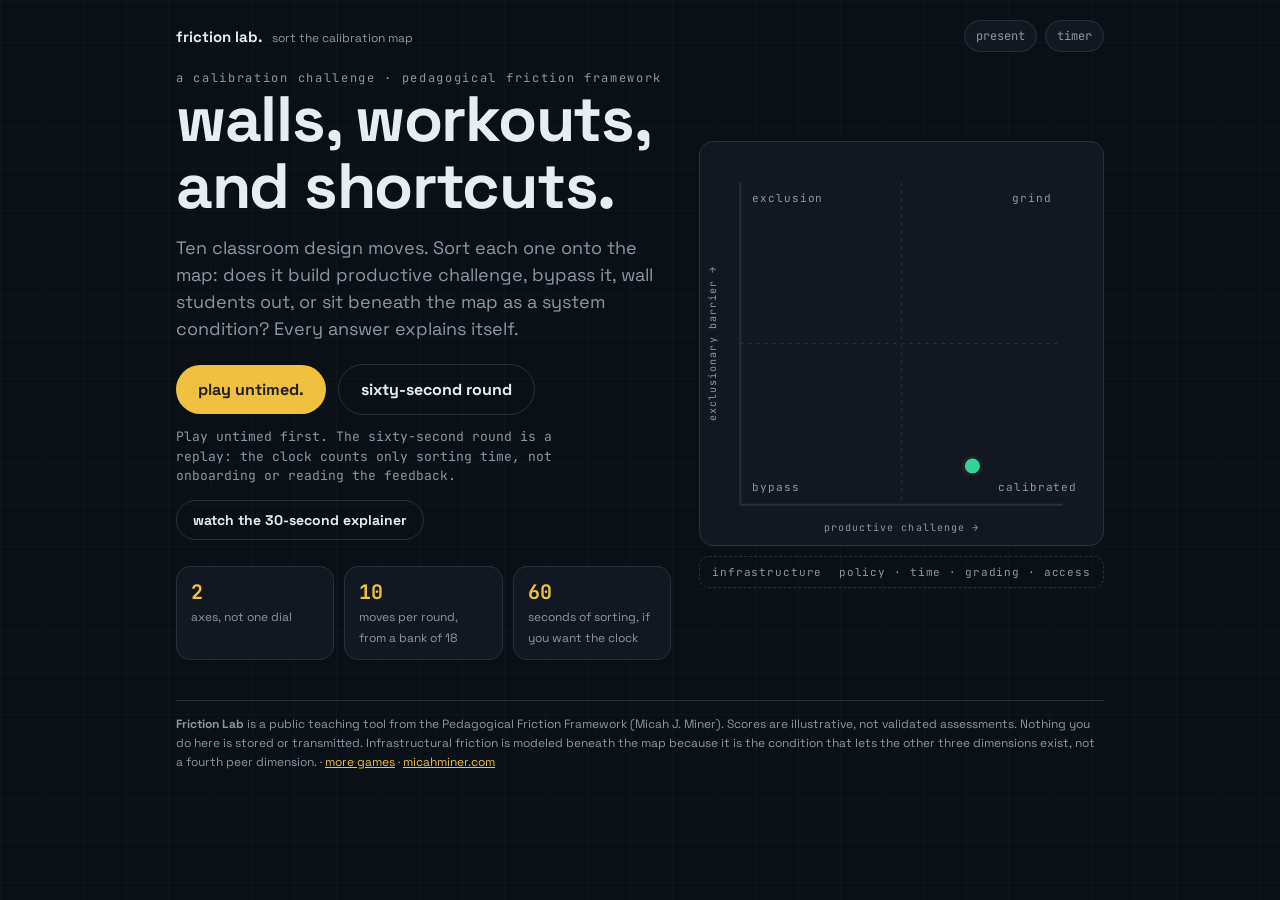
<file: index.html>
<!DOCTYPE html>
<html lang="en">
<head>
<meta charset="UTF-8">
<meta name="viewport" content="width=device-width, initial-scale=1.0">
<title>Friction Lab · sort the map.</title>
<meta name="description" content="Sort ten classroom design moves onto the calibration map. Productive challenge and exclusionary barriers are different axes, not one dial. Play untimed first; the sixty-second round is the replay.">
<link rel="preconnect" href="https://fonts.googleapis.com">
<link rel="stylesheet" href="https://fonts.googleapis.com/css2?family=Space+Grotesk:wght@400;500;700&family=JetBrains+Mono:wght@400;600&display=swap">
<link rel="stylesheet" href="https://minerclass.github.io/tokens.css">
<style>
  :root{
    --bg:#0b1016; --panel:#111821; --panel2:#17202b; --line:#27313d;
    --text:var(--mjm-ink,#e6edf3); --dim:var(--mjm-muted,#8b98a5);
    --gold:var(--mjm-gold,#f0c040);
    --good:#34d399; --bad:#f87171; --warn:#fbbf24;
    --noetic:#38bdf8; --rhet:#a78bfa; --exis:#34d399; --infra:#f59e0b;
    --cal:#34d399; --byp:#60a5fa; --exc:#f87171; --inf:#f59e0b;
    --sans:'Space Grotesk',-apple-system,'Segoe UI',Roboto,sans-serif;
    --mono:'JetBrains Mono',ui-monospace,Menlo,monospace;
    --r:14px;
  }
  *{box-sizing:border-box;margin:0;padding:0}
  html,body{height:100%}
  body{
    background-color:var(--bg);
    background-image:linear-gradient(rgba(56,189,248,.035) 1px,transparent 1px),linear-gradient(90deg,rgba(56,189,248,.035) 1px,transparent 1px);
    background-size:42px 42px;
    color:var(--text); font-family:var(--sans); -webkit-font-smoothing:antialiased;
    overflow-x:hidden; min-height:100vh;
  }
  button{font:inherit;color:inherit;cursor:pointer;border:0;background:none}
  a{color:var(--gold)}
  :focus-visible{outline:2px solid var(--gold);outline-offset:2px}
  .mono{font-family:var(--mono)}
  .kicker{font-family:var(--mono);font-size:12px;letter-spacing:.14em;text-transform:lowercase;color:var(--dim)}
  h1,h2,h3{font-weight:700;letter-spacing:-.02em;line-height:1.05}
  h1{font-size:clamp(34px,7vw,64px)} h2{font-size:clamp(24px,4.5vw,36px)} h3{font-size:18px}
  .wrap{max-width:960px;margin:0 auto;padding:20px 16px 72px}
  .screen{display:none} .screen.active{display:block;animation:up .4s ease}
  @keyframes up{from{opacity:0;transform:translateY(10px)}to{opacity:1;transform:none}}
  @media (prefers-reduced-motion:reduce){*{animation-duration:.01ms!important;transition-duration:.01ms!important}}
  .sr{position:absolute;width:1px;height:1px;overflow:hidden;clip:rect(0 0 0 0);white-space:nowrap}

  /* top bar */
  .bar{display:flex;align-items:center;justify-content:space-between;gap:12px;margin-bottom:18px;flex-wrap:wrap}
  .brand{display:flex;align-items:baseline;gap:10px}
  .brand b{font-size:15px} .brand span{color:var(--dim);font-size:12px}
  .bar .tools{display:flex;gap:8px}
  .chip{font-family:var(--mono);font-size:12px;padding:7px 11px;border:1px solid var(--line);border-radius:999px;color:var(--dim);background:var(--panel)}
  .chip[aria-pressed="true"]{color:var(--gold);border-color:var(--gold)}

  /* buttons */
  .btn{display:inline-flex;align-items:center;gap:10px;padding:14px 22px;border-radius:999px;font-weight:700;font-size:16px;background:var(--gold);color:#201f24;transition:transform .12s,filter .12s;text-decoration:none}
  .btn:hover{transform:translateY(-1px);filter:brightness(1.05)} .btn:active{transform:translateY(0)}
  .btn.ghost{background:transparent;color:var(--text);border:1px solid var(--line)}
  .btn.sm{padding:10px 16px;font-size:14px}
  .row{display:flex;flex-wrap:wrap;gap:12px;align-items:center}

  /* landing */
  .hero{display:grid;grid-template-columns:1.1fr .9fr;gap:28px;align-items:center}
  @media (max-width:760px){.hero{grid-template-columns:1fr}}
  .hero p.lead{font-size:18px;color:var(--dim);margin:14px 0 22px;max-width:46ch;line-height:1.5}
  .hero p.note{font-size:13px;color:var(--dim);margin-top:12px;max-width:52ch;line-height:1.5;font-family:var(--mono)}
  .facts{display:grid;grid-template-columns:repeat(3,1fr);gap:10px;margin-top:26px}
  .fact{background:var(--panel);border:1px solid var(--line);border-radius:var(--r);padding:12px 14px}
  .fact b{display:block;font-family:var(--mono);font-size:20px;color:var(--gold)} .fact span{font-size:12px;color:var(--dim)}

  /* map */
  .map{position:relative;aspect-ratio:1/1;width:100%;max-width:520px;margin:0 auto;background:var(--panel);border:1px solid var(--line);border-radius:var(--r);overflow:hidden}
  .map svg{width:100%;height:100%;display:block}
  .map .q{font-family:var(--mono);font-size:11px;letter-spacing:.08em;fill:var(--dim)}
  .map .ax{font-family:var(--mono);font-size:10px;letter-spacing:.1em;fill:var(--dim)}
  .map .dot{transition:cx .7s cubic-bezier(.2,.8,.2,1),cy .7s cubic-bezier(.2,.8,.2,1),fill .4s}
  .map .trail{opacity:.35}
  .map .zone{fill:transparent;transition:fill .3s}
  .map .zone.lit-cal{fill:rgba(52,211,153,.16)} .map .zone.lit-byp{fill:rgba(96,165,250,.16)}
  .map .zone.lit-exc{fill:rgba(248,113,113,.16)} .map .zone.lit-grind{fill:rgba(251,191,36,.14)}
  .rail{margin:10px auto 0;max-width:520px;border:1px dashed var(--line);border-radius:10px;padding:8px 12px;font-family:var(--mono);font-size:11px;letter-spacing:.08em;color:var(--dim);display:flex;justify-content:space-between;gap:8px 16px;flex-wrap:wrap;transition:border-color .3s,color .3s}
  .rail.lit{border-color:var(--inf);color:var(--inf)}
  @media (max-width:480px){.rail{flex-direction:column;gap:4px}}

  /* play */
  .play{display:grid;grid-template-columns:1fr 1fr;gap:22px;align-items:start}
  @media (max-width:860px){.play{grid-template-columns:1fr}.play .mapcol{order:2}}
  .hud{display:flex;justify-content:space-between;align-items:center;margin-bottom:12px;font-family:var(--mono);font-size:13px;color:var(--dim)}
  .timer{position:relative;height:6px;background:var(--line);border-radius:3px;overflow:hidden;margin-bottom:16px}
  .timer i{position:absolute;inset:0;transform-origin:left;background:var(--gold);transition:transform .25s linear}
  .timer.low i{background:var(--bad)}
  .card{background:var(--panel);border:1px solid var(--line);border-radius:var(--r);padding:20px;min-height:150px;position:relative}
  .card .kicker{margin-bottom:8px}
  .card h3{font-size:clamp(18px,3vw,24px);line-height:1.2}
  .card h3:focus{outline:none}
  .card p{color:var(--dim);margin-top:8px;font-size:15px;line-height:1.45}
  .answers{display:grid;grid-template-columns:1fr 1fr;gap:10px;margin-top:14px}
  .ans{text-align:left;padding:14px;border-radius:12px;border:1px solid var(--line);background:var(--panel2);transition:transform .1s,border-color .15s}
  .ans:hover{transform:translateY(-1px)}
  .ans b{display:block;font-size:16px} .ans span{display:block;font-size:12px;color:var(--dim);margin-top:3px}
  .ans[data-a="cal"]{border-left:4px solid var(--cal)} .ans[data-a="byp"]{border-left:4px solid var(--byp)}
  .ans[data-a="exc"]{border-left:4px solid var(--exc)} .ans[data-a="inf"]{border-left:4px solid var(--inf)}
  .ans[disabled]{opacity:.45;cursor:default}
  .ans.right{border-color:var(--good);box-shadow:0 0 0 1px var(--good) inset} .ans.wrong{border-color:var(--bad)}
  .keyhint{margin-top:8px;font-family:var(--mono);font-size:11px;color:var(--dim);letter-spacing:.04em}

  .verdict{margin-top:14px;background:var(--panel);border:1px solid var(--line);border-radius:var(--r);padding:16px 18px;display:none}
  .verdict.show{display:block;animation:up .3s ease}
  .verdict .head{display:flex;align-items:center;gap:10px;margin-bottom:8px;font-family:var(--mono);font-size:13px;letter-spacing:.06em;flex-wrap:wrap}
  .verdict .head .ok{color:var(--good)} .verdict .head .no{color:var(--bad)}
  .vtag{padding:3px 8px;border-radius:999px;font-size:11px;border:1px solid currentColor}
  .vtag.cal{color:var(--cal)} .vtag.byp{color:var(--byp)} .vtag.exc{color:var(--exc)} .vtag.inf{color:var(--inf)}
  .verdict p{line-height:1.5;font-size:15px} .verdict p.fix{color:var(--dim);margin-top:8px;font-size:14px}
  .verdict p.fix b{color:var(--text)}
  .verdict .next{margin-top:14px}

  /* results */
  .score{display:grid;grid-template-columns:repeat(3,1fr);gap:10px;margin:18px 0 8px}
  @media (max-width:560px){.score{grid-template-columns:1fr 1fr}}
  .illus{font-family:var(--mono);font-size:12px;color:var(--dim);margin-bottom:14px}
  .pattern{background:var(--panel);border:1px solid var(--line);border-radius:var(--r);padding:18px 20px;margin-top:14px}
  .pattern h3{margin-bottom:6px} .pattern p{color:var(--dim);line-height:1.5;font-size:15px}
  .pattern p b{color:var(--text)}
  .pattern.hot{border-color:var(--gold)}
  .list{margin-top:18px;display:grid;gap:8px}
  .item{display:grid;grid-template-columns:22px 1fr auto;gap:10px;align-items:start;padding:10px 12px;background:var(--panel);border:1px solid var(--line);border-radius:10px;font-size:14px}
  .item .m{font-family:var(--mono)} .item .ok{color:var(--good)} .item .no{color:var(--bad)}
  .item small{color:var(--dim);font-family:var(--mono);font-size:11px}
  @media (max-width:560px){.item{grid-template-columns:22px 1fr}.item>small:last-child{grid-column:2}}
  details.reflect{margin-top:18px;background:var(--panel);border:1px solid var(--line);border-radius:var(--r);padding:14px 18px}
  details.reflect summary{cursor:pointer;font-weight:700;list-style:none;display:flex;justify-content:space-between;align-items:center}
  details.reflect summary::-webkit-details-marker{display:none}
  details.reflect summary::after{content:'+';font-family:var(--mono);color:var(--dim)} details.reflect[open] summary::after{content:'–'}
  details.reflect p{color:var(--dim);line-height:1.5;font-size:15px;margin-top:10px}
  details.reflect textarea{width:100%;min-height:120px;margin-top:10px;background:var(--panel2);border:1px solid var(--line);border-radius:10px;color:var(--text);font:inherit;font-size:15px;padding:12px;resize:vertical}
  details.reflect .row{margin-top:10px}
  details.reflect small{color:var(--dim);font-family:var(--mono);font-size:11px}

  /* tutorial dialog */
  .tut{position:fixed;inset:0;background:rgba(5,8,12,.82);backdrop-filter:blur(6px);display:none;align-items:center;justify-content:center;padding:18px;z-index:9}
  .tut.show{display:flex}
  .tut .box{max-width:560px;width:100%;background:var(--panel);border:1px solid var(--line);border-radius:18px;padding:22px}
  .tut .box h2{margin-bottom:8px} .tut .box h2:focus{outline:none}
  .tut .box p{color:var(--dim);line-height:1.5;font-size:16px;min-height:72px}
  .tut .steps{display:flex;gap:6px;margin:14px 0}
  .tut .steps i{flex:1;height:4px;border-radius:2px;background:var(--line)} .tut .steps i.on{background:var(--gold)}

  footer{margin-top:40px;color:var(--dim);font-size:12px;line-height:1.6;border-top:1px solid var(--line);padding-top:14px}

  /* presenter mode */
  body.present{font-size:118%}
  body.present .wrap{max-width:1200px}
  body.present .card h3{font-size:30px} body.present .card p{font-size:18px}
  body.present .ans b{font-size:20px} body.present .ans span{font-size:14px}
  body.present .verdict p{font-size:19px} body.present .pattern p{font-size:18px} body.present .pattern h3{font-size:22px}
  body.present .item{font-size:16px} body.present footer{display:none}
</style>
</head>
<body>
<div class="wrap" id="wrap">
  <div class="bar">
    <div class="brand"><b>friction lab.</b><span>sort the calibration map</span></div>
    <div class="tools">
      <button class="chip" id="presentBtn" aria-pressed="false" title="Larger type for a projected room">present</button>
      <button class="chip" id="timerBtn" aria-pressed="false" title="Sixty-second sorting clock on or off">timer</button>
    </div>
  </div>

  <!-- LANDING -->
  <section class="screen active" id="s-home">
    <div class="hero">
      <div>
        <div class="kicker">a calibration challenge · pedagogical friction framework</div>
        <h1>walls, workouts, and shortcuts.</h1>
        <p class="lead">Ten classroom design moves. Sort each one onto the map: does it build productive challenge, bypass it, wall students out, or sit beneath the map as a system condition? Every answer explains itself.</p>
        <div class="row">
          <button class="btn" id="startBtn">play untimed.</button>
          <button class="btn ghost" id="startTimedBtn">sixty-second round</button>
        </div>
        <p class="note">Play untimed first. The sixty-second round is a replay: the clock counts only sorting time, not onboarding or reading the feedback.</p>
        <div class="row" style="margin-top:14px"><a class="btn ghost sm" href="shorts/calibration.html">watch the 30-second explainer</a></div>
        <div class="facts">
          <div class="fact"><b>2</b><span>axes, not one dial</span></div>
          <div class="fact"><b>10</b><span>moves per round, from a bank of 18</span></div>
          <div class="fact"><b>60</b><span>seconds of sorting, if you want the clock</span></div>
        </div>
      </div>
      <div>
        <div class="map" id="homeMap"></div>
        <div class="rail"><span>infrastructure</span><span>policy · time · grading · access</span></div>
      </div>
    </div>
  </section>

  <!-- PLAY -->
  <section class="screen" id="s-play">
    <div class="hud"><span id="hudCount">1 / 10</span><span id="hudClock">no clock</span><span id="hudStreak">streak 0</span></div>
    <div class="timer" id="timerBar" aria-hidden="true"><i></i></div>
    <div class="play">
      <div>
        <div class="card" id="card">
          <div class="kicker" id="cardDim">design move</div>
          <h3 id="cardTitle" tabindex="-1"></h3>
          <p id="cardDetail"></p>
        </div>
        <div class="answers" id="answers" role="group" aria-label="Sort this move">
          <button class="ans" data-a="cal"><b>calibrated.</b><span>high challenge, low barrier</span></button>
          <button class="ans" data-a="byp"><b>bypass.</b><span>polished output, learning happened elsewhere</span></button>
          <button class="ans" data-a="exc"><b>exclusion / grind.</b><span>the barrier does the filtering</span></button>
          <button class="ans" data-a="inf"><b>infrastructure.</b><span>beneath the map: policy, time, grading</span></button>
        </div>
        <div class="keyhint">Keys 1–4 to answer; Enter to continue.</div>
        <div class="verdict" id="verdict">
          <div class="head"><span id="vOK"></span><span class="vtag" id="vTag"></span><span class="mono" id="vDim" style="color:var(--dim)"></span></div>
          <p id="vWhy"></p>
          <p class="fix" id="vFix"></p>
          <div class="next"><button class="btn sm" id="nextBtn">next move →</button></div>
        </div>
      </div>
      <div class="mapcol">
        <div class="map" id="playMap"></div>
        <div class="rail" id="playRail"><span>infrastructure</span><span>policy · time · grading · access</span></div>
      </div>
    </div>
  </section>

  <!-- RESULTS -->
  <section class="screen" id="s-end">
    <div class="kicker">round complete</div>
    <h2 id="endHead" tabindex="-1">calibrated reader.</h2>
    <div class="score">
      <div class="fact"><b id="scAcc">0/10</b><span>matched the stated criteria</span></div>
      <div class="fact"><b id="scStreak">0</b><span>best streak</span></div>
      <div class="fact"><b id="scTime">—</b><span>sorting time used</span></div>
    </div>
    <p class="illus">illustrative only · this is a sorting exercise against the framework's stated criteria, not a validated assessment of you or your teaching.</p>
    <div id="patterns"></div>
    <details class="reflect" id="reflect">
      <summary>optional: take one move into redesign</summary>
      <p>Choose one move from this round. What thinking must remain with the learner, what barrier should be removed, and what system condition would make that design possible?</p>
      <textarea id="reflectText" aria-label="Your redesign notes" placeholder="Write here. Nothing you type is stored or sent anywhere."></textarea>
      <div class="row"><button class="btn ghost sm" id="reflectCopy">copy my notes</button><small>a local drafting aid: not scored, not saved, not transmitted.</small></div>
    </details>
    <div class="row" style="margin-top:20px">
      <button class="btn" id="againBtn">play again (new cards).</button>
      <button class="btn ghost" id="copyBtn">copy my result</button>
      <a class="btn ghost" href="classic/">go deeper: the 5-minute design version</a>
    </div>
    <div class="list" id="review"></div>
  </section>

  <footer>
    <b>Friction Lab</b> is a public teaching tool from the Pedagogical Friction Framework (Micah J. Miner). Scores are illustrative, not validated assessments. Nothing you do here is stored or transmitted. Infrastructural friction is modeled beneath the map because it is the condition that lets the other three dimensions exist, not a fourth peer dimension. · <a href="https://minerclass.github.io/games-hub/">more games</a> · <a href="https://micahminer.com">micahminer.com</a>
  </footer>
</div>

<div class="sr" id="live" aria-live="polite" aria-atomic="true"></div>

<!-- TUTORIAL -->
<div class="tut" id="tut" role="dialog" aria-modal="true" aria-labelledby="tutH" aria-describedby="tutP">
  <div class="box">
    <div class="kicker" id="tutK">how to read the map · 1 of 3</div>
    <h2 id="tutH" tabindex="-1"></h2>
    <p id="tutP"></p>
    <div class="steps"><i class="on"></i><i></i><i></i></div>
    <div class="row"><button class="btn sm" id="tutNext">next</button><button class="btn ghost sm" id="tutSkip">skip, I know the map</button></div>
  </div>
</div>

<script src="scenarios.js"></script>
<script>
(function(){
  const $=id=>document.getElementById(id);
  const S=window.FL_SCENARIOS;
  const LABEL={cal:'calibrated',byp:'bypass',exc:'exclusion',inf:'infrastructure'};
  const DIMN={noetic:'noetic · the head',rhetorical:'rhetorical · the room',existential:'existential · the world',infra:'infrastructural · the system'};
  const DIMC={noetic:'var(--noetic)',rhetorical:'var(--rhet)',existential:'var(--exis)',infra:'var(--infra)'};
  const ROUND=10, LIMIT=60;
  const reduced=window.matchMedia&&window.matchMedia('(prefers-reduced-motion: reduce)').matches;
  const live=(t)=>{ $('live').textContent=''; setTimeout(()=>{$('live').textContent=t;},30); };

  /* ---------- map ---------- */
  function buildMap(el){
    el.innerHTML=`
    <svg viewBox="0 0 400 400" role="img" aria-label="Calibration map. Horizontal axis: productive challenge. Vertical axis: exclusionary barrier. Quadrants: bypass, calibrated, exclusion, grind.">
      <rect class="zone z-byp" x="40" y="200" width="160" height="160"/>
      <rect class="zone z-cal" x="200" y="200" width="160" height="160"/>
      <rect class="zone z-exc" x="40" y="40" width="160" height="160"/>
      <rect class="zone z-grind" x="200" y="40" width="160" height="160"/>
      <line x1="40" y1="360" x2="360" y2="360" stroke="var(--line)" stroke-width="2"/>
      <line x1="40" y1="40" x2="40" y2="360" stroke="var(--line)" stroke-width="2"/>
      <line x1="200" y1="40" x2="200" y2="360" stroke="var(--line)" stroke-dasharray="3 5"/>
      <line x1="40" y1="200" x2="360" y2="200" stroke="var(--line)" stroke-dasharray="3 5"/>
      <text class="q" x="52" y="346">bypass</text>
      <text class="q" x="296" y="346">calibrated</text>
      <text class="q" x="52" y="60">exclusion</text>
      <text class="q" x="310" y="60">grind</text>
      <text class="ax" x="200" y="386" text-anchor="middle">productive challenge →</text>
      <text class="ax" transform="translate(16 200) rotate(-90)" text-anchor="middle">exclusionary barrier →</text>
      <polyline class="trail" fill="none" stroke="var(--gold)" stroke-width="2" points=""/>
      <circle class="dot" r="9" cx="200" cy="200" fill="var(--gold)" stroke="#201f24" stroke-width="3"/>
    </svg>`;
    return {
      dot:el.querySelector('.dot'), trail:el.querySelector('.trail'), pts:[],
      move(x,y,color){ const cx=40+x*3.2, cy=360-y*3.2; this.dot.setAttribute('cx',cx); this.dot.setAttribute('cy',cy); if(color)this.dot.setAttribute('fill',color); this.pts.push(cx+','+cy); this.trail.setAttribute('points',this.pts.slice(-6).join(' ')); },
      light(z){ el.querySelectorAll('.zone').forEach(r=>{ ['cal','byp','exc','grind'].forEach(k=>r.classList.remove('lit-'+k)); if(z&&r.classList.contains('z-'+z)) r.classList.add('lit-'+z); }); },
      reset(){ this.pts=[]; this.trail.setAttribute('points',''); this.move(50,50,'var(--gold)'); this.pts=[]; this.light(''); }
    };
  }
  const homeMap=buildMap($('homeMap'));
  const playMap=buildMap($('playMap'));
  homeMap.move(72,12,'var(--cal)');
  if(!reduced){ const pool=[[72,12,'var(--cal)'],[10,8,'var(--byp)'],[35,85,'var(--exc)'],[78,14,'var(--cal)'],[55,88,'var(--warn)']]; let i=0;
    setInterval(()=>{ if(!$('s-home').classList.contains('active'))return; const p=pool[i++%pool.length]; homeMap.move(p[0],p[1],p[2]); },1600); }

  /* ---------- state ---------- */
  let deck=[], idx=0, score=0, streak=0, best=0, log=[], answered=false, roundDone=false;
  // Sorting clock. Only sorting time counts: elapsedAcc holds completed timed segments,
  // segStart marks a live segment (null while the card is answered, the tutorial is open,
  // or the clock is off). Untimed wall time is never charged.
  let timerOn=false, elapsedAcc=0, segStart=null, tick=null;
  const now=()=>performance.now();
  const sortingElapsed=()=>elapsedAcc+(segStart?(now()-segStart)/1000:0);
  function segOpen(){ if(timerOn&&!answered&&!roundDone&&segStart===null&&!$('tut').classList.contains('show')) segStart=now(); }
  function segClose(){ if(segStart!==null){ elapsedAcc+=(now()-segStart)/1000; segStart=null; } }

  function shuffle(a){for(let i=a.length-1;i>0;i--){const j=Math.floor(Math.random()*(i+1));[a[i],a[j]]=[a[j],a[i]]}return a}
  function dealDeck(){
    const by={cal:[],byp:[],exc:[],inf:[]}; S.forEach(s=>by[s.a].push(s));
    let d=[]; Object.values(by).forEach(arr=>d.push(...shuffle(arr.slice()).slice(0,2)));
    const rest=shuffle(S.filter(s=>!d.includes(s))); d.push(...rest.slice(0,ROUND-d.length));
    return shuffle(d);
  }
  function show(id){document.querySelectorAll('.screen').forEach(s=>s.classList.remove('active'));$(id).classList.add('active');window.scrollTo({top:0,behavior:reduced?'auto':'smooth'})}

  /* ---------- tutorial (modal) ---------- */
  const TUT=[
    ['across: productive challenge.','How much the student has to think, argue, and stand behind. This is the friction that makes learning durable.'],
    ['up: exclusionary barrier.','How much gets in the way of showing it: language, time, transcription, anxiety, access. A different kind of obstacle, not a higher dose of the first. When both axes are high (the grind corner), classify the barrier as exclusion and preserve the worthwhile challenge in your redesign.'],
    ['beneath the map: infrastructure.','Policy, grading, protected time. These decide whether a calibrated design survives contact with a real school. Sort those moves to the infrastructure rail.']
  ];
  let tutI=0, tutOpen=false;
  function tutRender(){ $('tutK').textContent='how to read the map · '+(tutI+1)+' of 3'; $('tutH').textContent=TUT[tutI][0]; $('tutP').textContent=TUT[tutI][1];
    document.querySelectorAll('.tut .steps i').forEach((e,i)=>e.classList.toggle('on',i<=tutI)); $('tutNext').textContent=tutI===2?'start':'next'; $('tutH').focus(); }
  function tutShow(){ tutOpen=true; tutI=0; $('tut').classList.add('show'); $('wrap').inert=true; $('wrap').setAttribute('aria-hidden','true'); tutRender(); }
  function tutHide(){ tutOpen=false; $('tut').classList.remove('show'); $('wrap').inert=false; $('wrap').removeAttribute('aria-hidden'); begin(); }
  $('tutNext').addEventListener('click',()=>{ if(tutI<2){tutI++;tutRender();} else tutHide(); });
  $('tutSkip').addEventListener('click',tutHide);
  $('tut').addEventListener('keydown',e=>{
    if(e.key==='Escape'){ e.preventDefault(); tutHide(); return; }
    if(e.key!=='Tab') return;
    const f=[...$('tut').querySelectorAll('button')]; const first=f[0], last=f[f.length-1];
    if(e.shiftKey && (document.activeElement===first || document.activeElement===$('tutH'))){ e.preventDefault(); last.focus(); }
    else if(!e.shiftKey && document.activeElement===last){ e.preventDefault(); first.focus(); }
  });

  /* ---------- round ---------- */
  function start(timed){
    timerOn=!!timed; $('timerBtn').setAttribute('aria-pressed',timerOn);
    deck=dealDeck(); idx=0; score=0; streak=0; best=0; log=[]; answered=false; roundDone=false; elapsedAcc=0; segStart=null; clearInterval(tick);
    playMap.reset(); $('playRail').classList.remove('lit');
    $('copyBtn').textContent='copy my result'; $('reflectText').value=''; $('reflect').open=false; $('reflectCopy').textContent='copy my notes';
    $('timerBar').querySelector('i').style.transform='scaleX(1)'; $('timerBar').classList.remove('low');
    show('s-play');
    if(!sessionStorage.getItem('fl-tut')){ sessionStorage.setItem('fl-tut','1'); tutShow(); } else begin();
  }
  function begin(){ paintClock(); render(); segOpen(); if(timerOn) tick=setInterval(clock,250); }
  function paintClock(){
    const left=Math.max(0,LIMIT-sortingElapsed());
    $('hudClock').textContent=timerOn?Math.ceil(left)+'s':'no clock';
    $('timerBar').style.visibility=timerOn?'visible':'hidden';
    $('timerBar').querySelector('i').style.transform='scaleX('+(left/LIMIT)+')'; $('timerBar').classList.toggle('low',timerOn&&left<12);
  }
  function clock(){ if(!timerOn||answered||roundDone||tutOpen)return; paintClock(); if(sortingElapsed()>=LIMIT){ clearInterval(tick); segClose(); timeUp(); } }
  function timeUp(){ for(let i=idx;i<deck.length;i++) log.push({s:deck[i],picked:null,ok:false}); live('Time is up. '+(deck.length-idx)+' cards unsorted.'); finish(); }

  function render(){ answered=false; const s=deck[idx];
    $('hudCount').textContent=(idx+1)+' / '+ROUND; $('hudStreak').textContent='streak '+streak;
    $('cardDim').textContent='design move · '+(idx+1); $('cardTitle').textContent=s.t; $('cardDetail').textContent=s.d;
    $('verdict').classList.remove('show'); document.querySelectorAll('.ans').forEach(b=>{b.disabled=false;b.classList.remove('right','wrong')});
    $('cardTitle').focus({preventScroll:true}); live('Move '+(idx+1)+' of '+ROUND+': '+s.t); }

  document.querySelectorAll('.ans').forEach(b=>b.addEventListener('click',()=>answer(b.dataset.a)));
  document.addEventListener('keydown',e=>{
    if(tutOpen||!$('s-play').classList.contains('active'))return;
    const tag=(e.target.tagName||'').toLowerCase(); if(tag==='button'||tag==='a'||tag==='textarea'||tag==='input') return; // native activation handles these
    const k={'1':'cal','2':'byp','3':'exc','4':'inf'}[e.key]; if(k&&!answered){ e.preventDefault(); answer(k); return; }
    if(e.key==='Enter'&&answered){ e.preventDefault(); next(); }
  });

  function answer(a){ if(answered||tutOpen)return; answered=true; segClose(); const s=deck[idx]; const ok=a===s.a;
    document.querySelectorAll('.ans').forEach(b=>{b.disabled=true; if(b.dataset.a===s.a)b.classList.add('right'); else if(b.dataset.a===a)b.classList.add('wrong');});
    if(ok){score++;streak++;best=Math.max(best,streak);} else streak=0;
    log.push({s,picked:a,ok});
    if(s.a==='inf'){ $('playRail').classList.add('lit'); playMap.light(''); }
    else { $('playRail').classList.remove('lit'); playMap.move(s.x,s.y,'var(--'+s.a+')'); playMap.light(s.grind?'grind':s.a); }
    $('vOK').innerHTML=ok?'<span class="ok">✓ sorted.</span>':'<span class="no">✗ you said '+LABEL[a]+'.</span>';
    $('vTag').className='vtag '+s.a; $('vTag').textContent=LABEL[s.a]+(s.grind?' · grind corner':'')+(s.infra?' · '+s.infra:'');
    $('vDim').textContent=DIMN[s.dim]; $('vDim').style.color=DIMC[s.dim];
    $('vWhy').textContent=s.why;
    let fix=''; if(s.fix) fix='<b>what would calibrate it:</b> '+s.fix;
    if(!ok&&s.trap==='cal'&&a==='cal') fix=(fix?fix+' ':'')+'<b>why it felt rigorous:</b> both effort and obstacle rose. Only one of them teaches.';
    $('vFix').innerHTML=fix; $('vFix').style.display=fix?'block':'none';
    $('verdict').classList.add('show'); $('nextBtn').textContent=idx===ROUND-1?'see my pattern →':'next move →';
    live((ok?'Correct. ':'Not quite. You said '+LABEL[a]+'. ')+'This move is '+LABEL[s.a]+'. '+s.why);
    $('nextBtn').focus({preventScroll:true}); paintClock();
  }
  function next(){ idx++; if(idx>=ROUND){clearInterval(tick);finish();return;} render(); segOpen(); }
  $('nextBtn').addEventListener('click',next);

  /* ---------- results ---------- */
  // Every directed mismatch has copy. Order inside a tie is this table's order.
  const EXPLAIN={
    'cal>exc':['You read walls as workouts N.','The framework’s sharpest claim: exclusionary friction is a different kind of obstacle, not a higher dose of the productive kind. Rigor that gates participation produces neither equity nor learning.'],
    'cal>byp':['You credited polished output as learning N.','That is the signature of unproductive success: the artifact looks like learning, and the retrieval, organization, or authorship happened somewhere else.'],
    'exc>cal':['You saw barriers where supports were already in place N.','Check for the scaffold before calling it a wall. Rehearsal time, notes, rotating roles, and home-language options are what keep challenge from becoming exclusion.'],
    'byp>cal':['You called a real workout a shortcut N.','Ask where the not-knowing happens. If it happens inside the student before the tool speaks, the friction is intact.'],
    'exc>byp':['You read shortcuts as walls N.','Ask whether the obstacle blocks participation or lets the thinking happen elsewhere. A bypass removes the work; a wall removes the student.'],
    'byp>exc':['You read walls as shortcuts N.','Ask who cannot participate, rather than only whether the task avoids cognitive work. These moves demanded effort from some students and locked others out.'],
    'cal>inf':['You placed system conditions in the calibrated zone N.','Rubrics, protected time, and policy are not a learner-facing design, even when they protect one. They sit beneath the map and decide whether calibrated designs survive.'],
    'byp>inf':['You read system conditions as a bypass N.','Detection software or product-only grading may incentivize bypass, but the move itself is a policy or grading structure. It belongs on the infrastructure rail.'],
    'exc>inf':['You read system conditions as a wall N.','A device ban can propagate exclusion downward, but it is still a policy. Sort it to the rail, then ask what it does to the designs beneath it.'],
    'inf>cal':['You sent calibrated learner-facing moves to the infrastructure rail N.','If a student meets it directly in the task, it belongs on the map. Infrastructure is the policy, resources, time, and assessment structure that shapes participation and learning; students can experience its effects directly, but the move itself is not a task design.'],
    'inf>byp':['You sent bypass moves to the infrastructure rail N.','A citation rule or a chatbot partner is something the student does inside the task. That makes it a learner-facing design, not a system condition.'],
    'inf>exc':['You sent exclusionary moves to the infrastructure rail N.','Cold-calls, handwriting-only, and overnight volume are experienced directly by the student in the task. They belong on the map, in the exclusion zone.']
  };
  const times=n=>n===1?'once':n===2?'twice':n+' times';
  function finish(){ roundDone=true; segClose(); clearInterval(tick); show('s-end');
    const used=Math.min(LIMIT,Math.round(sortingElapsed()));
    $('scAcc').textContent=score+'/'+ROUND; $('scStreak').textContent=best; $('scTime').textContent=timerOn?used+'s':'untimed';
    // directed counts: key is picked>truth
    const c={}; let unsorted=0;
    log.forEach(l=>{ if(l.picked===null){unsorted++;return;} if(!l.ok){ const k=l.picked+'>'+l.s.a; c[k]=(c[k]||0)+1; } });
    const keys=Object.keys(c);
    const repeated=keys.filter(k=>c[k]>=2).sort((a,b)=>c[b]-c[a]||Object.keys(EXPLAIN).indexOf(a)-Object.keys(EXPLAIN).indexOf(b));
    const oneOffs=keys.filter(k=>c[k]===1).length;
    const misses=keys.reduce((n,k)=>n+c[k],0);
    let html='';
    if(repeated.length){
      repeated.forEach((k,i)=>{ const [p,t]=k.split('>'); const e=EXPLAIN[k]; const n=c[k];
        const h=e?e[0].replace('N',times(n)):`You sorted ${LABEL[t]} moves as ${LABEL[p]} ${times(n)}.`;
        const body=e?e[1]:'';
        html+=`<div class="pattern ${i===0?'hot':''}"><h3>${h}</h3><p>${body}${body?' ':''}<b>${LABEL[t]}</b> moves, sorted as <b>${LABEL[p]}</b>, ${times(n)}.</p></div>`; });
      if(oneOffs) html+=`<div class="pattern"><h3>${oneOffs} other miss${oneOffs===1?'':'es'} did not repeat.</h3><p>See the card list below for each one.</p></div>`;
    } else if(misses){
      html+=`<div class="pattern hot"><h3>${misses} miss${misses===1?'':'es'}, no direction repeated.</h3><p>Each mistake went a different way, so there is no single confusion to name. The card list below shows what each move was and what you called it.</p></div>`;
    } else if(!unsorted){
      html+=`<div class="pattern hot"><h3>All ten moves matched the stated criteria.</h3><p>Now defend a redesign: open the reflection below, pick one move you sorted as exclusion or bypass, and say what would calibrate it.</p></div>`;
    }
    if(unsorted) html+=`<div class="pattern"><h3>${unsorted} card${unsorted===1?'':'s'} unsorted when the clock ran out.</h3><p>Counted separately from the mistakes above: a card you never saw is not a confusion. Replay untimed if you want the full set.</p></div>`;
    $('patterns').innerHTML=html;
    $('endHead').textContent= unsorted>=5?'the clock won this one.': score>=10?'calibrated reader.': score>=7?'mostly on the right axis.': score>=5?'walls and workouts are blurring.':'the map is doing its job.';
    $('review').innerHTML=log.map(l=>`<div class="item"><span class="m ${l.ok?'ok':'no'}">${l.ok?'✓':'✗'}</span><span>${l.s.t}<br><small>${LABEL[l.s.a]}${l.picked&&!l.ok?' · you said '+LABEL[l.picked]:''}${l.picked===null?' · unsorted':''}</small></span><small>${l.s.tag}</small></div>`).join('');
    $('endHead').focus({preventScroll:true});
    live('Round complete. '+score+' of '+ROUND+' matched. '+$('patterns').querySelector('h3').textContent);
  }
  $('copyBtn').addEventListener('click',async()=>{ const txt=`friction lab: ${score}/${ROUND} matched, best streak ${best}${timerOn?', timed':', untimed'}. ${$('endHead').textContent} Illustrative, not an assessment. Play: https://minerclass.github.io/friction-game/`; try{await navigator.clipboard.writeText(txt);$('copyBtn').textContent='copied.'}catch(e){$('copyBtn').textContent=txt} });
  $('reflectCopy').addEventListener('click',async()=>{ const t=$('reflectText').value.trim(); if(!t){ $('reflectCopy').textContent='nothing to copy yet'; return; } try{await navigator.clipboard.writeText(t);$('reflectCopy').textContent='copied.'}catch(e){$('reflectCopy').textContent='select and copy manually'} });

  /* ---------- controls ---------- */
  $('startBtn').addEventListener('click',()=>start(timerOn));
  $('startTimedBtn').addEventListener('click',()=>start(true));
  $('againBtn').addEventListener('click',()=>start(timerOn));
  $('presentBtn').addEventListener('click',()=>{ const on=document.body.classList.toggle('present'); $('presentBtn').setAttribute('aria-pressed',on); });
  $('timerBtn').addEventListener('click',()=>{
    timerOn=!timerOn; $('timerBtn').setAttribute('aria-pressed',timerOn);
    if($('s-play').classList.contains('active')&&!roundDone){
      clearInterval(tick);
      if(timerOn){ segOpen(); tick=setInterval(clock,250); } else { segClose(); }
      paintClock();
    } else paintClock();
  });
  const q=new URLSearchParams(location.search);
  if(q.get('present')==='1') $('presentBtn').click();
  if(q.get('timer')==='1'){ timerOn=true; $('timerBtn').setAttribute('aria-pressed','true'); }
  if(q.get('timer')==='0'){ timerOn=false; $('timerBtn').setAttribute('aria-pressed','false'); }
  function labelStart(){ $('startBtn').textContent=timerOn?'play with the clock.':'play untimed.'; }
  $('timerBtn').addEventListener('click',labelStart); labelStart();
})();
</script>
</body>
</html>
</file>
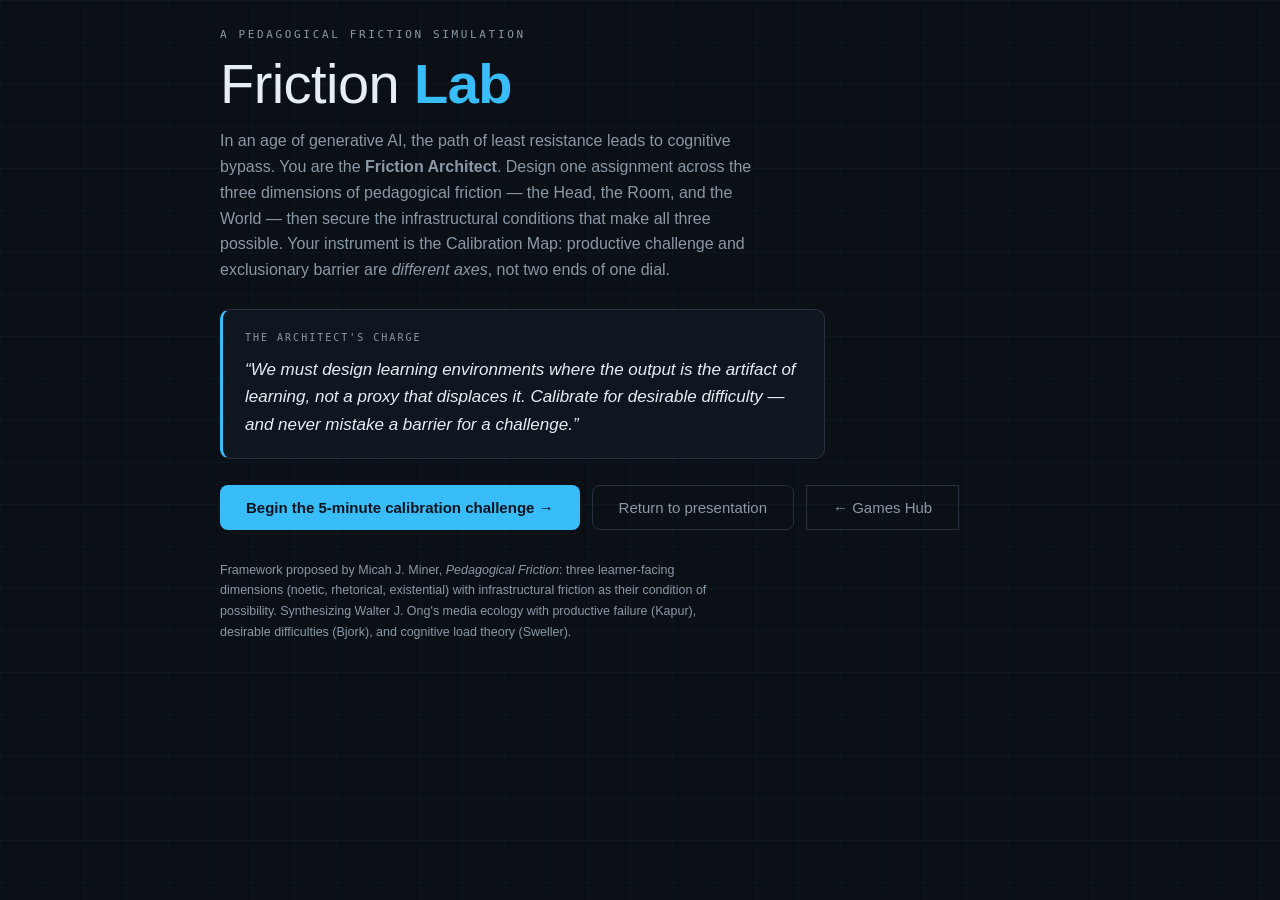
<file: classic/index.html>
<!DOCTYPE html>
<html lang="en">
<head>
<meta charset="UTF-8">
<meta name="viewport" content="width=device-width, initial-scale=1.0">
<title>Friction Lab: The Calibration Challenge</title>
<link rel="stylesheet" href="https://minerclass.github.io/tokens.css">
<style>
  :root{
    /* Ground and the four dimension colours stay local: they are this
       simulation's signal, not decoration. Text joins the shared ink. */
    --bg:#0b1016; --panel:rgba(17,24,33,.85); --line:#27313d;
    --text:var(--mjm-ink,#e6edf3); --dim:var(--mjm-muted,#8b98a5);
    --mjm-accent:var(--mjm-blue,#38bdf8);
    --accent:#38bdf8;
    --good:#34d399; --bad:#f87171; --warn:#fbbf24;
    --noetic:#38bdf8; --rhet:#a78bfa; --exis:#34d399; --infra:#f59e0b;
  }
  *{box-sizing:border-box;margin:0;padding:0}
  html,body{height:100%}
  body{
    background:var(--bg);
    background-image:
      linear-gradient(rgba(56,189,248,.04) 1px, transparent 1px),
      linear-gradient(90deg, rgba(56,189,248,.04) 1px, transparent 1px);
    background-size:42px 42px;
    color:var(--text);
    font-family:-apple-system,'Segoe UI',Roboto,Helvetica,sans-serif;
    overflow-x:hidden;
    transition:--accent .8s;
  }
  body[data-level="0"]{--accent:var(--noetic)}
  body[data-level="1"]{--accent:var(--rhet)}
  body[data-level="2"]{--accent:var(--exis)}
  body[data-level="3"]{--accent:var(--infra)}

  .screen{display:none;max-width:880px;margin:0 auto;padding:28px 20px 80px;min-height:100vh;position:relative;z-index:2}
  .screen.active{display:block;animation:fadeUp .55s ease}
  @keyframes fadeUp{from{opacity:0;transform:translateY(14px)}to{opacity:1;transform:none}}
  @media (prefers-reduced-motion:reduce){*{animation-duration:.01ms!important;transition-duration:.01ms!important}}

  .eyebrow{font-family:ui-monospace,Menlo,monospace;font-size:11px;letter-spacing:.24em;text-transform:uppercase;color:var(--dim)}
  h1{font-size:clamp(34px,6.6vw,56px);font-weight:300;line-height:1.05;margin:14px 0;letter-spacing:-.01em}
  h1 b{font-weight:700;color:var(--accent)}
  h2{font-size:clamp(21px,3.8vw,30px);font-weight:600;margin:8px 0 4px}
  .sub{color:var(--dim);font-size:16px;line-height:1.62;max-width:62ch}
  button{font:inherit;cursor:pointer;border:none;border-radius:8px}
  button:focus-visible{outline:2px solid var(--accent);outline-offset:2px}
  .btn{background:var(--accent);color:#06121c;padding:13px 26px;font-size:15px;font-weight:600;transition:transform .15s,filter .15s}
  .btn:hover{transform:translateY(-1px);filter:brightness(1.1)}
  .btn.ghost{background:transparent;color:var(--dim);border:1px solid var(--line);font-weight:400}
  .btn.ghost:hover{color:var(--text);border-color:var(--dim)}

  .quotebox{border:1px solid var(--line);border-left:3px solid var(--accent);border-radius:10px;background:var(--panel);
    padding:20px 22px;margin:26px 0;font-size:17px;line-height:1.6;font-style:italic;max-width:64ch;backdrop-filter:blur(6px)}
  .quotebox .ql{font-style:normal;font-family:ui-monospace,Menlo,monospace;font-size:10px;letter-spacing:.2em;text-transform:uppercase;color:var(--dim);display:block;margin-bottom:10px}
  /* Was a hardcoded #5d6975, measuring 3.40 against the ground. Uses the dim
     token instead, which now resolves to the shared muted ink at 8.48. */
  .credit{margin-top:30px;font-size:12.5px;color:var(--dim);line-height:1.65;max-width:70ch}
  .navrow{display:flex;gap:12px;margin-top:24px;flex-wrap:wrap}

  /* level progress */
  .levelrail{display:flex;gap:7px;margin-bottom:22px;flex-wrap:wrap}
  .levelrail .lv{font-family:ui-monospace,Menlo,monospace;font-size:10px;letter-spacing:.08em;text-transform:uppercase;
    padding:6px 11px;border-radius:999px;border:1px solid var(--line);color:#5d6975;background:rgba(0,0,0,.25)}
  .levelrail .lv.done{color:var(--dim);border-color:#3a4754}
  .levelrail .lv.now{color:var(--accent);border-color:var(--accent)}
  .levelrail .lv.infra{border-style:dashed}

  /* layout: map + panel */
  .labgrid{display:grid;grid-template-columns:minmax(260px,330px) 1fr;gap:24px;align-items:start}
  @media(max-width:740px){.labgrid{grid-template-columns:1fr}}

  /* ===== THE CALIBRATION MAP ===== */
  .mapcard{background:var(--panel);border:1px solid var(--line);border-radius:14px;padding:18px;backdrop-filter:blur(6px);position:sticky;top:16px}
  .mapcard .mt{font-family:ui-monospace,Menlo,monospace;font-size:10px;letter-spacing:.2em;text-transform:uppercase;color:var(--dim);margin-bottom:12px}
  .map{position:relative;width:100%;aspect-ratio:1;border:1px solid var(--line);border-radius:10px;overflow:hidden;
    background:
      linear-gradient(rgba(255,255,255,.03) 1px, transparent 1px),
      linear-gradient(90deg, rgba(255,255,255,.03) 1px, transparent 1px);
    background-size:25% 25%;}
  .map .region{position:absolute;font-family:ui-monospace,Menlo,monospace;font-size:9px;letter-spacing:.12em;text-transform:uppercase;padding:7px 9px;line-height:1.5}
  .map .r-bypass{left:0;bottom:0;color:#7dd3fc99}
  .map .r-cal{right:0;bottom:0;color:#34d399cc;text-align:right}
  .map .r-excl{left:0;top:0;color:#f87171cc}
  .map .r-grind{right:0;top:0;color:#fbbf24aa;text-align:right}
  .map .zone-cal{position:absolute;left:50%;right:6%;bottom:4%;height:18%;border:1px dashed #34d39966;border-radius:8px;background:rgba(52,211,153,.06)}
  .map .axis-x{position:absolute;left:0;right:0;bottom:-1px;height:1px;background:var(--line)}
  .map .dot{position:absolute;width:16px;height:16px;border-radius:50%;background:var(--accent);
    box-shadow:0 0 18px var(--accent), 0 0 4px #fff inset;transform:translate(-50%,50%);
    transition:left 1s cubic-bezier(.2,.8,.2,1), bottom 1s cubic-bezier(.2,.8,.2,1), background 1s;z-index:3}
  .map .dot::after{content:"";position:absolute;inset:-7px;border-radius:50%;border:1px solid var(--accent);opacity:.5;animation:ping 2s infinite}
  @keyframes ping{0%{transform:scale(.7);opacity:.6}100%{transform:scale(1.4);opacity:0}}
  .axislabel{display:flex;justify-content:space-between;font-family:ui-monospace,Menlo,monospace;font-size:9px;letter-spacing:.1em;color:var(--dim);text-transform:uppercase;margin-top:8px}
  .ylabel{font-family:ui-monospace,Menlo,monospace;font-size:9px;letter-spacing:.1em;color:var(--dim);text-transform:uppercase;margin-bottom:6px}
  .readouts{display:flex;flex-direction:column;gap:10px;margin-top:16px}
  .readouts .ro label{font-family:ui-monospace,Menlo,monospace;font-size:9.5px;letter-spacing:.16em;text-transform:uppercase;color:var(--dim);display:flex;justify-content:space-between}
  .readouts .ro label b{color:var(--text);font-weight:400}
  .robar{height:6px;background:rgba(255,255,255,.06);border-radius:3px;margin-top:5px;overflow:hidden;position:relative}
  .robar i{display:block;height:100%;border-radius:3px;transition:width .9s cubic-bezier(.2,.8,.2,1)}
  #chbar i{background:linear-gradient(90deg,#0ea5e9,#34d399)}
  #babar i{background:linear-gradient(90deg,#fbbf24,#f87171)}
  .robar .band{position:absolute;top:-2px;bottom:-2px;border-left:1px dashed #34d39988;border-right:1px dashed #34d39988;background:rgba(52,211,153,.07)}
  .schemastate{margin-top:14px;font-family:ui-monospace,Menlo,monospace;font-size:11px;letter-spacing:.14em;text-transform:uppercase;
    padding:9px 12px;border-radius:8px;border:1px solid var(--line);text-align:center;color:var(--dim);transition:all .8s}
  .schemastate.bypassed{color:#7dd3fc;border-color:#0ea5e966}
  .schemastate.forming{color:var(--warn);border-color:#fbbf2466}
  .schemastate.durable{color:var(--good);border-color:#34d39977;box-shadow:0 0 20px rgba(52,211,153,.15)}
  .schemastate.excluded{color:var(--bad);border-color:#f8717177}

  /* right panel: scenario + moves */
  .scenariocard{background:var(--panel);border:1px solid var(--line);border-radius:14px;padding:22px 24px;backdrop-filter:blur(6px)}
  .dimtag{display:inline-flex;align-items:center;gap:8px;font-family:ui-monospace,Menlo,monospace;font-size:10px;letter-spacing:.18em;text-transform:uppercase;
    color:var(--accent);border:1px solid var(--line);border-radius:999px;padding:6px 13px;margin-bottom:14px;background:rgba(0,0,0,.25)}
  .dimtag.infra{border-style:dashed}
  .dimtag .locus{color:var(--dim)}
  .scenariocard h3{font-size:clamp(19px,3vw,25px);font-weight:600;margin-bottom:8px}
  .scenariocard .construct{font-size:13px;color:var(--dim);font-style:italic;margin-bottom:14px}
  .scenariocard .scen{font-size:15.5px;line-height:1.65;color:var(--text);margin-bottom:20px;max-width:62ch}
  .moves{display:flex;flex-direction:column;gap:11px}
  .moves button{
    background:rgba(13,20,28,.8);border:1px solid var(--line);color:var(--text);text-align:left;
    padding:15px 18px;border-radius:11px;font-size:14.5px;line-height:1.55;transition:border-color .2s,transform .2s;
  }
  .moves button:hover{border-color:var(--accent);transform:translateX(4px)}
  .moves button small{display:block;color:var(--dim);font-size:12.5px;margin-top:5px}
  .moves button:disabled{opacity:.42;cursor:default;transform:none}
  .moves button.picked{border-color:var(--accent);background:rgba(56,189,248,.06)}
  .verdict{margin-top:18px;font-size:14.5px;line-height:1.65;color:var(--dim);min-height:2.4em;max-width:62ch}
  .verdict b{color:var(--text)}
  .verdict .vtag{display:inline-block;font-family:ui-monospace,Menlo,monospace;font-size:10px;letter-spacing:.14em;text-transform:uppercase;
    padding:3px 9px;border-radius:5px;margin-bottom:8px}
  .vtag.cal{color:var(--good);border:1px solid #34d39966}
  .vtag.byp{color:#7dd3fc;border:1px solid #0ea5e966}
  .vtag.exc{color:var(--bad);border:1px solid #f8717166}
  .vtag.grd{color:var(--warn);border:1px solid #fbbf2466}
  .nextrow{margin-top:18px;display:none}
  .nextrow.show{display:block;animation:fadeUp .4s}

  /* foundation framing */
  .foundnote{border:1px dashed #f59e0b66;border-radius:10px;padding:14px 16px;margin-bottom:18px;font-size:13.5px;line-height:1.6;color:var(--dim);background:rgba(245,158,11,.05)}
  .foundnote b{color:var(--infra)}

  /* certificate */
  .cert{border:1px solid var(--line);border-radius:16px;padding:30px;margin:24px 0;background:var(--panel);backdrop-filter:blur(8px);position:relative;overflow:hidden}
  .cert::before{content:"";position:absolute;inset:0;border-radius:16px;padding:1px;
    background:linear-gradient(135deg,transparent 30%, var(--accent), transparent 70%);
    -webkit-mask:linear-gradient(#fff 0 0) content-box, linear-gradient(#fff 0 0);
    -webkit-mask-composite:xor;mask-composite:exclude;opacity:.5;pointer-events:none}
  .cert .cl{font-family:ui-monospace,Menlo,monospace;font-size:10px;letter-spacing:.24em;text-transform:uppercase;margin-bottom:12px}
  .cert h3{font-size:clamp(22px,4vw,32px);font-weight:300;margin-bottom:14px}
  .cert p{font-size:15px;line-height:1.65;color:var(--dim);max-width:62ch}
  .certstats{display:flex;gap:30px;flex-wrap:wrap;margin-top:20px}
  .certstats div{font-family:ui-monospace,Menlo,monospace;font-size:11px;letter-spacing:.12em;color:var(--dim)}
  .certstats div b{display:block;font-size:26px;color:var(--text);font-weight:400;margin-top:5px}
  .thesis{border-left:2px solid var(--accent);padding-left:15px;margin:24px 0;font-size:15px;line-height:1.7;color:var(--dim);max-width:64ch}
  .thesis em{color:var(--text);font-style:normal;font-weight:600}

  /* deep dive table + quiz */
  table.summary{width:100%;border-collapse:collapse;margin-top:20px;font-size:13px}
  table.summary th,table.summary td{border:1px solid var(--line);padding:9px 11px;text-align:left;vertical-align:top;line-height:1.5}
  table.summary th{font-family:ui-monospace,Menlo,monospace;font-size:9.5px;letter-spacing:.16em;text-transform:uppercase;color:var(--dim);font-weight:400;background:rgba(0,0,0,.3)}
  table.summary td:first-child{white-space:nowrap;font-weight:600}
  tr.noeticrow td:first-child{color:var(--noetic)}
  tr.rhetrow td:first-child{color:var(--rhet)}
  tr.exisrow td:first-child{color:var(--exis)}
  tr.infrarow td{background:rgba(245,158,11,.05)}
  tr.infrarow td:first-child{color:var(--infra)}
  .tablescroll{overflow-x:auto}
  .sortcard{background:var(--panel);border:1px solid var(--line);border-radius:14px;padding:24px;margin-top:22px;backdrop-filter:blur(6px)}
  .sortcard .counter{font-family:ui-monospace,Menlo,monospace;font-size:11px;color:var(--dim);letter-spacing:.15em;margin-bottom:12px}

  /* Quiz drag/drop map layout */
  .quiz-grid {display:grid;grid-template-columns:300px 1fr;gap:24px;margin-top:16px;align-items:start}
  @media(max-width:680px){.quiz-grid {grid-template-columns:1fr}}

  .draggable-card {
    background:rgba(255,255,255,.02);
    border:2px dashed var(--accent);
    border-radius:12px;
    padding:22px;
    font-size:15.5px;
    line-height:1.6;
    cursor:grab;
    min-height:110px;
    display:flex;
    align-items:center;
    justify-content:center;
    text-align:center;
    transition:transform .15s,box-shadow .15s,background-color .15s;
    user-select:none;
  }
  .draggable-card:hover {
    background:rgba(56,189,248,.03);
    transform:scale(1.01);
  }
  .draggable-card:active {
    cursor:grabbing;
  }

  .drop-zone {
    z-index:5;
    transition:background-color .2s,outline .2s;
  }
  .drop-zone.dragover[data-zone="cal"] { background:rgba(52,211,153,.15)!important }
  .drop-zone.dragover[data-zone="excl"] { background:rgba(248,113,113,.15)!important }
  .drop-zone.dragover[data-zone="bypass"] { background:rgba(14,165,233,.15)!important }
  .drop-zone.dragover[data-zone="infra"] { background:rgba(245,158,11,.15)!important }

  .drop-zone.right {
    background:rgba(52,211,153,.15)!important;
    outline:2px solid var(--good)!important;
    outline-offset:-2px;
  }
  .drop-zone.wrong {
    background:rgba(248,113,113,.15)!important;
    outline:2px solid var(--bad)!important;
    outline-offset:-2px;
  }

  .quizbtns {display:grid;grid-template-columns:repeat(2,1fr);gap:9px;margin-top:12px}
  .quizbtns button {
    padding:12px 10px;
    font-size:12.5px;
    border-radius:8px;
    border:1px solid var(--line);
    background:rgba(13,20,28,.8);
    color:var(--text);
    text-align:center;
    transition:border-color .15s,background-color .15s;
  }
  .quizbtns button:hover:not(:disabled) { border-color:var(--accent) }
  .quizbtns button.right { border-color:var(--good)!important;background:rgba(52,211,153,.15)!important;color:#fff }
  .quizbtns button.wrong { border-color:var(--bad)!important;background:rgba(248,113,113,.15)!important;color:#fff }

  .sortfeedback{margin-top:14px;font-size:14px;line-height:1.6;color:var(--dim);min-height:3em}
  .sortfeedback b{color:var(--text)}
  .scorebar{font-family:ui-monospace,Menlo,monospace;font-size:11.5px;color:var(--accent);letter-spacing:.08em;margin-top:8px;text-transform:uppercase}
</style>
</head>
<body data-level="0">

<!-- ============ TITLE ============ -->
<section class="screen active" id="title">
  <p class="eyebrow">A pedagogical friction simulation</p>
  <h1>Friction <b>Lab</b></h1>
  <p class="sub">In an age of generative AI, the path of least resistance leads to cognitive bypass. You are the <strong>Friction Architect</strong>. Design one assignment across the three dimensions of pedagogical friction &mdash; the Head, the Room, and the World &mdash; then secure the infrastructural conditions that make all three possible. Your instrument is the Calibration Map: productive challenge and exclusionary barrier are <em>different axes</em>, not two ends of one dial.</p>
  <div class="quotebox">
    <span class="ql">The Architect's Charge</span>
    &ldquo;We must design learning environments where the output is the artifact of learning, not a proxy that displaces it. Calibrate for desirable difficulty &mdash; and never mistake a barrier for a challenge.&rdquo;
  </div>
  <div class="navrow">
    <button class="btn" onclick="startLab()">Begin the 5-minute calibration challenge &rarr;</button>
    <button class="btn ghost" onclick="location.href='https://minerclass.github.io/nlu_ai-ed-conference-pres26/#9'">Return to presentation</button>
    <a class="btn ghost" href="https://minerclass.github.io/games-hub/" style="text-decoration: none; display: inline-flex; align-items: center;">&larr; Games Hub</a>
  </div>
  <p class="credit">Framework proposed by Micah J. Miner, <em>Pedagogical Friction</em>: three learner-facing dimensions (noetic, rhetorical, existential) with infrastructural friction as their condition of possibility. Synthesizing Walter J. Ong's media ecology with productive failure (Kapur), desirable difficulties (Bjork), and cognitive load theory (Sweller).</p>
</section>

<!-- ============ LAB ============ -->
<section class="screen" id="lab">
  <div class="levelrail" id="levelrail"></div>
  <div class="labgrid">
    <div class="mapcard">
      <div class="mt">Calibration Map</div>
      <div class="ylabel">&uarr; Exclusionary barrier</div>
      <div class="map" id="map">
        <span class="region r-excl">Exclusion<br><span style="opacity:.65">barrier without learning</span></span>
        <span class="region r-grind">Grind<br><span style="opacity:.65">struggle + lockout</span></span>
        <span class="region r-bypass">Bypass<br><span style="opacity:.65">no schema built</span></span>
        <span class="region r-cal">Calibrated<br><span style="opacity:.65">desirable difficulty</span></span>
        <div class="zone-cal"></div>
        <div class="dot" id="dot" style="left:6%;bottom:6%"></div>
      </div>
      <div class="axislabel"><span>Low challenge</span><span>Productive challenge &rarr;</span></div>
      <div class="readouts">
        <div class="ro"><label>Productive challenge <b id="chnum">0%</b></label>
          <div class="robar" id="chbar" role="progressbar" aria-label="Productive Challenge" aria-valuemin="0" aria-valuemax="100" aria-valuenow="0" aria-valuetext="Productive Challenge: 0 percent"><div class="band" style="left:50%;width:30%"></div><i style="width:0%"></i></div></div>
        <div class="ro"><label>Exclusionary barrier <b id="banum">0%</b></label>
          <div class="robar" id="babar" role="progressbar" aria-label="Exclusionary Barrier" aria-valuemin="0" aria-valuemax="100" aria-valuenow="0" aria-valuetext="Exclusionary Barrier: 0 percent"><div class="band" style="left:0;width:20%"></div><i style="width:0%"></i></div></div>
      </div>
      <div class="schemastate bypassed" id="schemastate">Schema assembly: bypassed</div>
    </div>

    <div class="scenariocard">
      <div class="dimtag" id="dimtag"></div>
      <h3 id="levtitle"></h3>
      <div class="construct" id="levconstruct"></div>
      <p class="scen" id="levscen"></p>
      <div class="moves" id="moves"></div>
      <div class="verdict" id="verdict"></div>
      <div class="nextrow" id="nextrow"><button class="btn" id="nextbtn" onclick="nextLevel()">Continue &rarr;</button></div>
    </div>
  </div>
</section>

<!-- ============ RESULTS ============ -->
<section class="screen" id="results">
  <p class="eyebrow">The lab assessment</p>
  <h2 id="resulttitle" style="margin-bottom: 20px;"></h2>
  <div class="labgrid">
    <!-- Left Column: Calibration Map (with trajectory) -->
    <div class="mapcard">
      <div class="mt">Calibration Journey</div>
      <div class="ylabel">&uarr; Exclusionary barrier</div>
      <div class="map" id="results-map" style="position:relative; width:100%; aspect-ratio:1;">
        <span class="region r-excl" style="position:absolute; left:0; top:0; font-family:ui-monospace,monospace; font-size:9px; padding:7px; color:var(--bad);">Exclusion<br><span style="opacity:.65">barrier without learning</span></span>
        <span class="region r-grind" style="position:absolute; right:0; top:0; font-family:ui-monospace,monospace; font-size:9px; padding:7px; color:var(--warn); text-align:right;">Grind<br><span style="opacity:.65">struggle + lockout</span></span>
        <span class="region r-bypass" style="position:absolute; left:0; bottom:0; font-family:ui-monospace,monospace; font-size:9px; padding:7px; color:#7dd3fc;">Bypass<br><span style="opacity:.65">no schema built</span></span>
        <span class="region r-cal" style="position:absolute; right:0; bottom:0; font-family:ui-monospace,monospace; font-size:9px; padding:7px; color:var(--good); text-align:right;">Calibrated<br><span style="opacity:.65">desirable difficulty</span></span>
        <div class="zone-cal" style="position:absolute; left:50%; right:6%; bottom:4%; height:18%; border:1px dashed #34d39966; border-radius:8px; background:rgba(52,211,153,.06);"></div>
        <svg id="trajectory-svg" viewBox="0 0 100 100" style="position:absolute; inset:0; width:100%; height:100%; pointer-events:none; z-index:2; overflow:visible;"></svg>
        <div class="dot" id="results-dot" style="position:absolute; width:16px; height:16px; border-radius:50%; background:var(--accent); box-shadow:0 0 18px var(--accent), 0 0 4px #fff inset; transform:translate(-50%,50%); transition:left 0.7s cubic-bezier(.2,.8,.2,1), bottom 0.7s cubic-bezier(.2,.8,.2,1); z-index:3; left:6%; bottom:6%"></div>
      </div>
      <div class="axislabel"><span>Low challenge</span><span>Productive challenge &rarr;</span></div>
      <div class="readouts">
        <div class="ro"><label>Productive challenge <b id="results-chnum">0%</b></label>
          <div class="robar" id="results-chbar" role="progressbar" aria-label="Final Productive Challenge" aria-valuemin="0" aria-valuemax="100" aria-valuenow="0" aria-valuetext="Final Productive Challenge: 0 percent"><div class="band" style="left:50%;width:30%"></div><i style="width:0%"></i></div></div>
        <div class="ro"><label>Exclusionary barrier <b id="results-banum">0%</b></label>
          <div class="robar" id="results-babar" role="progressbar" aria-label="Final Exclusionary Barrier" aria-valuemin="0" aria-valuemax="100" aria-valuenow="0" aria-valuetext="Final Exclusionary Barrier: 0 percent"><div class="band" style="left:0;width:20%"></div><i style="width:0%"></i></div></div>
      </div>
    </div>

    <!-- Right Column: Certificate and Thesis -->
    <div>
      <div class="cert">
        <div class="cl" id="certlabel"></div>
        <h3 id="certhead"></h3>
        <p id="certdesc"></p>
        <div class="certstats">
          <div>MEAN CHALLENGE<b id="statch"></b></div>
          <div>MEAN BARRIER<b id="statba"></b></div>
          <div>FOUNDATION<b id="statfo"></b></div>
          <div>SCHEMA<b id="statsc"></b></div>
        </div>
      </div>
      <p style="font-size: 0.8rem; color: var(--dim); text-align: center; margin-top: 10px; font-style: italic; margin-bottom: 20px;">*Note: All scores, stats, and achievements are illustrative models of the pedagogical friction framework, not validated learning assessment instruments.</p>
      <p class="thesis" id="resultthesis"></p>
      <p class="thesis" style="border-color:var(--infra)">One more thing the map showed you: <em>Exclusion sits on its own axis.</em> A classroom can be low-challenge and still lock learners out &mdash; banning a dictation tool adds no cognitive work, it only adds a wall. Removing exclusionary friction and calibrating productive friction are two different design acts, and conflating them is how schools end up smoothing away the struggle that learning requires while leaving the barriers standing.</p>
      <section aria-labelledby="policyTakeawayTitle" style="margin:20px 0;padding:18px;border:1px solid var(--line);border-radius:12px;background:rgba(255,255,255,.025)">
        <h3 id="policyTakeawayTitle" style="font-size:1rem;margin:0 0 8px">Local workshop reflection</h3>
        <p style="font-size:.82rem;color:var(--dim);margin:0 0 10px">Edit this browser-local drafting prompt before copying. It is not research evidence, dissertation findings, or endorsed policy language. Nothing is stored or transmitted.</p>
        <textarea id="policyTakeaway" rows="4" style="width:100%;padding:10px;border:1px solid var(--line);border-radius:8px;background:var(--bg);color:var(--text);font:inherit;resize:vertical"></textarea>
        <div class="navrow" style="justify-content:flex-start;margin-top:10px"><button class="btn ghost" type="button" onclick="copyPolicyTakeaway()">Copy workshop reflection</button></div>
        <p id="copyTakeawayStatus" aria-live="polite" style="min-height:1.4em;margin:8px 0 0;color:var(--dim);font-size:.8rem"></p>
      </section>
      <div class="navrow">
        <button class="btn" onclick="go('deep')">Academic deep dive &rarr;</button>
        <button class="btn ghost" onclick="location.href='https://minerclass.github.io/nlu_ai-ed-conference-pres26/#9'">Return to presentation</button>
        <button class="btn ghost" onclick="location.reload()">Re-calibrate the environment</button>
        <a class="btn ghost" href="https://minerclass.github.io/answerable/" style="text-decoration: none; display: inline-flex; align-items: center;">Related: Answerable &rarr;</a>
        <a class="btn ghost" href="https://minerclass.github.io/games-hub/" style="text-decoration: none; display: inline-flex; align-items: center;">&larr; Back to Games Hub</a>
      </div>
      <p class="credit" style="margin-top: 20px;">Framework: Miner, <em>Pedagogical Friction</em>. micahminer.com</p>
    </div>
  </div>
</section>

<!-- ============ DEEP DIVE ============ -->
<section class="screen" id="deep">
  <p class="eyebrow">Academic deep dive</p>
  <h2>The Pedagogical Friction Framework</h2>
  <p class="sub" style="margin-top:8px">Three learner-facing dimensions, and the infrastructural condition of possibility beneath them.</p>
  <div class="tablescroll">
  <table class="summary">
    <thead>
      <tr><th>Dimension</th><th>Locus</th><th>Preserves</th><th>Threatened by (bypass)</th><th>Preservation strategy</th></tr>
    </thead>
    <tbody>
      <tr class="noeticrow"><td>Noetic Friction</td><td>The Head</td><td>Internal cognitive labor &amp; schema accommodation</td><td>Noetic displacement: instant output mutes the signal of "not knowing"</td><td>Handwriting/drafts before AI use; grade thinking trajectories</td></tr>
      <tr class="rhetrow"><td>Rhetorical Friction</td><td>The Room</td><td>Dialogic struggle of defending claims to other minds</td><td>Rhetorical saturation: agreeable AI partners replace unpredictable peers</td><td>Socratic seminars, peer critique, live human dialogue</td></tr>
      <tr class="exisrow"><td>Existential Friction</td><td>The World</td><td>Embodied accountability and personal authorial stakes</td><td>Existential abstraction: claims detached from an accountable claimant</td><td>Oral defenses, authorial stance, real audiences</td></tr>
      <tr class="infrarow"><td>Infrastructural Friction <em style="font-weight:400;opacity:.8">(condition of possibility &mdash; not a fourth peer)</em></td><td>The System</td><td>Policies, grading criteria, and time structures that allow the three dimensions above to exist</td><td>Technical compliance: policy reduced to data security &amp; detection</td><td>Process-focused rubrics; friction-friendly policy; protected time for struggle</td></tr>
    </tbody>
  </table>
  </div>
  <p class="sub" style="margin-top:22px">Final challenge: classify the design move. Drag the card below to its correct place on the map or Infrastructure rail.</p>
  
  <div class="sortcard">
    <div class="counter" id="sortcounter"></div>
    <div class="quiz-grid">
      <!-- Left Column: The Interactive Quiz Map and Infrastructure Rail -->
      <div class="quiz-map-container" style="position: relative; width: 100%;">
        <div class="map" id="quiz-map" style="width: 100%; aspect-ratio: 1; border: 1px solid var(--line); border-radius: 10px; overflow: hidden; position: relative;">
          <span class="region r-excl" style="position: absolute; left:0; top:0; font-family: ui-monospace, monospace; font-size: 9px; padding: 7px; color: var(--bad); pointer-events: none;">Exclusion<br><span style="opacity:.6">high barrier</span></span>
          <span class="region r-grind" style="position: absolute; right:0; top:0; font-family: ui-monospace, monospace; font-size: 9px; padding: 7px; color: var(--warn); text-align: right; pointer-events: none;">Grind<br><span style="opacity:.6">overload</span></span>
          <span class="region r-bypass" style="position: absolute; left:0; bottom:0; font-family: ui-monospace, monospace; font-size: 9px; padding: 7px; color: #7dd3fc; pointer-events: none;">Bypass<br><span style="opacity:.6">frictionless</span></span>
          <span class="region r-cal" style="position: absolute; right:0; bottom:0; font-family: ui-monospace, monospace; font-size: 9px; padding: 7px; color: var(--good); text-align: right; pointer-events: none;">Calibrated<br><span style="opacity:.6">productive</span></span>
          <div class="zone-cal" style="position: absolute; left: 50%; right: 6%; bottom: 4%; height: 18%; border: 1px dashed #34d39966; border-radius: 8px; background: rgba(52,211,153,.06); pointer-events: none;"></div>
          
          <!-- Drop zones as transparent absolute overlays -->
          <div class="drop-zone" data-zone="excl" style="position: absolute; left: 0; top: 0; width: 50%; height: 50%; z-index: 10; cursor: pointer;"></div>
          <div class="drop-zone" data-zone="grind" style="position: absolute; right: 0; top: 0; width: 50%; height: 50%; z-index: 10; cursor: not-allowed;"></div>
          <div class="drop-zone" data-zone="bypass" style="position: absolute; left: 0; bottom: 0; width: 50%; height: 50%; z-index: 10; cursor: pointer;"></div>
          <div class="drop-zone" data-zone="cal" style="position: absolute; right: 0; bottom: 0; width: 50%; height: 50%; z-index: 10; cursor: pointer;"></div>
        </div>
        
        <!-- Infrastructure Rail below the map -->
        <div class="infra-rail-container" style="margin-top: 12px; width: 100%;">
          <div class="ylabel" style="font-family: ui-monospace, monospace; font-size: 9px; text-transform: uppercase; color: var(--dim); margin-bottom: 4px;">Infrastructural Condition</div>
          <div class="drop-zone" id="quiz-infra-rail" data-zone="infra" style="width: 100%; height: 42px; border: 1px dashed var(--infra); border-radius: 8px; background: rgba(245,158,11,.05); display: flex; align-items: center; justify-content: center; font-family: ui-monospace, monospace; font-size: 10px; color: var(--infra); text-transform: uppercase; letter-spacing: 0.1em; transition: background 0.2s, border-color 0.2s, outline 0.2s; cursor: pointer; z-index: 10; user-select: none;">
            Infrastructure Rail (Drop Here)
          </div>
        </div>
      </div>
      
      <!-- Right Column: The Scenario Card to Drag & Feedback -->
      <div class="quiz-card-column" style="display: flex; flex-direction: column; gap: 16px; width: 100%;">
        <div class="draggable-card" id="draggable-scenario" draggable="true">
          <span id="scenariotext"></span>
        </div>
        
        <!-- Keyboard / Mobile Fallback Buttons -->
        <div>
          <div style="font-family: ui-monospace, monospace; font-size: 9px; color: var(--dim); margin-bottom: 6px; text-transform: uppercase; letter-spacing: 0.05em;">Or select zone:</div>
          <div class="quizbtns" id="quizbtns">
            <!-- Buttons dynamically generated -->
          </div>
        </div>

        <div class="sortfeedback" id="sortfeedback"></div>
        <div class="scorebar" id="scorebar"></div>
      </div>
    </div>
  </div>
  
  <div class="navrow" style="margin-top: 22px;">
    <button class="btn" id="sortnext" onclick="nextScenario()" style="display:none">Next scenario &rarr;</button>
    <button class="btn ghost" onclick="location.reload()">Back to title screen</button>
    <a class="btn ghost" href="https://minerclass.github.io/games-hub/" style="text-decoration: none; display: inline-flex; align-items: center;">&larr; Back to Games Hub</a>
  </div>
</section>

<script src="game.js"></script>
</body>
</html>
</file>
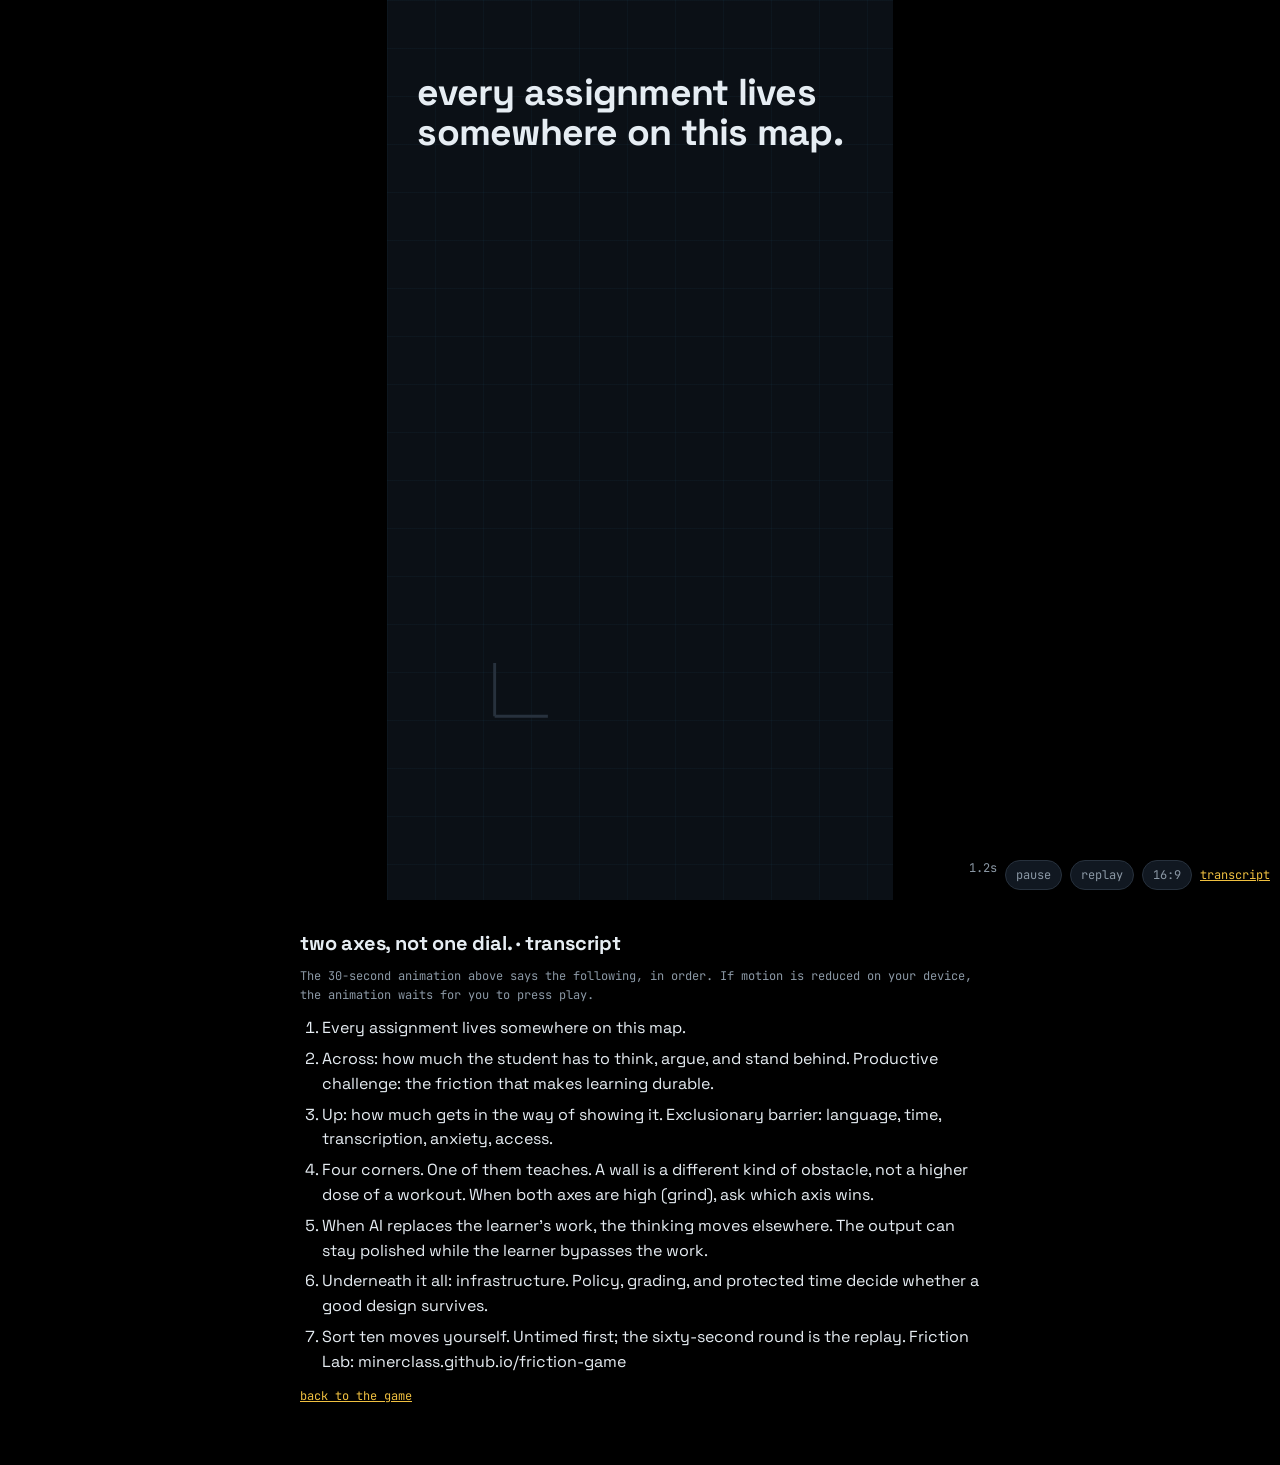
<file: shorts/calibration.html>
<!DOCTYPE html>
<html lang="en">
<head>
<meta charset="UTF-8">
<meta name="viewport" content="width=device-width, initial-scale=1.0">
<title>two axes, not one dial.</title>
<meta name="description" content="A 30-second explainer: productive challenge and exclusionary barriers are different axes. When AI replaces the learner's work, the thinking moves elsewhere.">
<link rel="stylesheet" href="https://fonts.googleapis.com/css2?family=Space+Grotesk:wght@400;500;700&family=JetBrains+Mono:wght@400;600&display=swap">
<style>
  :root{--bg:#0b1016;--panel:#111821;--line:#27313d;--text:#e6edf3;--dim:#8b98a5;--gold:#f0c040;
        --cal:#34d399;--byp:#60a5fa;--exc:#f87171;--grind:#fbbf24;--inf:#f59e0b;
        --sans:'Space Grotesk',sans-serif;--mono:'JetBrains Mono',monospace}
  *{box-sizing:border-box;margin:0;padding:0}
  html,body{height:100%;background:#000;color:var(--text);font-family:var(--sans)}
  /* stage: 9:16 by default, letterboxed to the viewport; ?wide=1 gives 16:9 */
  .stage{position:relative;flex:none;width:min(100vw,calc(100vh*9/16));height:min(100vh,calc(100vw*16/9));margin:0 auto;background:var(--bg);overflow:hidden;
    background-image:linear-gradient(rgba(56,189,248,.04) 1px,transparent 1px),linear-gradient(90deg,rgba(56,189,248,.04) 1px,transparent 1px);background-size:48px 48px}
  body.wide .stage{width:min(100vw,calc(100vh*16/9));height:min(100vh,calc(100vw*9/16))}
  body{display:flex;flex-direction:column;align-items:center;min-height:100vh;overflow:auto}
  .transcript{max-width:720px;width:100%;padding:28px 20px 60px;color:var(--text);font-size:16px;line-height:1.55}
  .transcript h2{font-size:20px;margin-bottom:8px;letter-spacing:-.01em}
  .transcript ol{padding-left:22px;margin:12px 0} .transcript li{margin:6px 0}
  .transcript .muted{color:var(--dim);font-family:var(--mono);font-size:12px}
  .transcript a{color:var(--gold)}
  .ctrl a{color:var(--gold);align-self:center}
  body.render .transcript{display:none}
  .stage *{transition:opacity .5s ease,transform .6s cubic-bezier(.2,.8,.2,1)}
  .hide{opacity:0!important}
  .cap{position:absolute;left:6%;right:6%;top:8%;font-size:calc(var(--u)*7.4);font-weight:700;letter-spacing:-.02em;line-height:1.08}
  .sub{position:absolute;left:6%;right:6%;top:31%;font-size:calc(var(--u)*3.4);color:var(--dim);line-height:1.4;font-family:var(--mono)}
  .foot{position:absolute;left:6%;right:6%;bottom:5%;font-family:var(--mono);font-size:calc(var(--u)*2.6);color:var(--dim);letter-spacing:.08em}
  .foot b{color:var(--gold);display:block;font-size:calc(var(--u)*4.2);letter-spacing:-.01em;margin-bottom:.3em}
  .mapwrap{position:absolute;left:8%;width:84%;top:42%;aspect-ratio:1/1}
  body.wide .cap{top:8%;left:5%;right:48%;font-size:calc(var(--u)*7)} body.wide .sub{top:40%;left:5%;right:50%;font-size:calc(var(--u)*3.2)}
  body.wide .mapwrap{left:54%;width:40%;top:8%} body.wide .foot{left:5%;right:50%;bottom:8%}
  svg{width:100%;height:100%;overflow:visible}
  .ax{stroke:var(--line);stroke-width:3} .axlit{stroke:var(--gold);stroke-width:4}
  .lbl{font-family:var(--mono);font-size:11px;letter-spacing:.06em;fill:var(--dim);text-transform:lowercase}
  .q{font-family:var(--sans);font-weight:700;font-size:16px;letter-spacing:-.01em}
  .qs{font-family:var(--mono);font-size:9px;fill:var(--dim)}
  .zone{opacity:0}
  .dot{fill:var(--gold);stroke:#201f24;stroke-width:4}
  .trail{fill:none;stroke:var(--gold);stroke-width:2;opacity:.5}
  .rail{opacity:0}
  .ctrl{position:fixed;right:10px;bottom:10px;z-index:5;font-family:var(--mono);font-size:12px;color:var(--dim);display:flex;gap:8px}
  .ctrl button{font:inherit;color:inherit;background:var(--panel);border:1px solid var(--line);border-radius:999px;padding:6px 10px;cursor:pointer}
  body.render .ctrl{display:none}
</style>
</head>
<body>
<div class="stage" id="stage">
  <div class="cap" id="cap"></div>
  <div class="sub" id="sub"></div>
  <div class="mapwrap">
    <svg viewBox="0 0 400 440" id="svg">
      <rect class="zone" id="z-byp" x="50" y="200" width="150" height="150" fill="rgba(96,165,250,.18)"/>
      <rect class="zone" id="z-cal" x="200" y="200" width="150" height="150" fill="rgba(52,211,153,.18)"/>
      <rect class="zone" id="z-exc" x="50" y="50" width="150" height="150" fill="rgba(248,113,113,.18)"/>
      <rect class="zone" id="z-grind" x="200" y="50" width="150" height="150" fill="rgba(251,191,36,.15)"/>
      <line id="axx" class="ax" x1="50" y1="350" x2="50" y2="350"/>
      <line id="axy" class="ax" x1="50" y1="350" x2="50" y2="350"/>
      <line x1="200" y1="50" x2="200" y2="350" stroke="var(--line)" stroke-dasharray="3 6" id="mid1" class="hide"/>
      <line x1="50" y1="200" x2="350" y2="200" stroke="var(--line)" stroke-dasharray="3 6" id="mid2" class="hide"/>
      <text class="lbl hide" id="lx" x="200" y="378" text-anchor="middle">productive challenge →</text>
      <text class="lbl hide" id="ly" transform="translate(22 200) rotate(-90)" text-anchor="middle">exclusionary barrier →</text>
      <g class="zone" id="t-byp"><text class="q" x="60" y="328" fill="var(--byp)">bypass</text><text class="qs" x="60" y="341">polished, empty</text></g>
      <g class="zone" id="t-cal"><text class="q" x="210" y="328" fill="var(--cal)">calibrated</text><text class="qs" x="210" y="341">workout, no wall</text></g>
      <g class="zone" id="t-exc"><text class="q" x="60" y="72" fill="var(--exc)">exclusion</text><text class="qs" x="60" y="85">a wall, not a workout</text></g>
      <g class="zone" id="t-grind"><text class="q" x="210" y="72" fill="var(--grind)">grind</text><text class="qs" x="210" y="85">both high. which axis wins?</text></g>
      <g class="rail" id="rail"><rect x="50" y="398" width="300" height="34" rx="8" fill="none" stroke="var(--inf)" stroke-dasharray="4 4"/><text class="lbl" x="200" y="420" text-anchor="middle" fill="var(--inf)" style="fill:var(--inf)">infrastructure · policy · time · grading</text></g>
      <polyline class="trail" id="trail" points=""/>
      <circle class="dot hide" id="dot" r="11" cx="200" cy="200"/>
    </svg>
  </div>
  <div class="foot hide" id="foot"><b>friction lab.</b>minerclass.github.io/friction-game</div>
</div>
<div class="ctrl" role="group" aria-label="Explainer controls"><span id="tc" aria-hidden="true">0.0s</span><button id="playBtn" aria-pressed="false">play</button><button id="replay">replay</button><button id="aspect">16:9</button><a href="#transcript">transcript</a></div>
<section id="transcript" class="transcript" aria-label="Transcript">
  <h2>two axes, not one dial. · transcript</h2>
  <p class="muted">The 30-second animation above says the following, in order. If motion is reduced on your device, the animation waits for you to press play.</p>
  <ol>
    <li>Every assignment lives somewhere on this map.</li>
    <li>Across: how much the student has to think, argue, and stand behind. Productive challenge: the friction that makes learning durable.</li>
    <li>Up: how much gets in the way of showing it. Exclusionary barrier: language, time, transcription, anxiety, access.</li>
    <li>Four corners. One of them teaches. A wall is a different kind of obstacle, not a higher dose of a workout. When both axes are high (grind), ask which axis wins.</li>
    <li>When AI replaces the learner's work, the thinking moves elsewhere. The output can stay polished while the learner bypasses the work.</li>
    <li>Underneath it all: infrastructure. Policy, grading, and protected time decide whether a good design survives.</li>
    <li>Sort ten moves yourself. Untimed first; the sixty-second round is the replay. Friction Lab: minerclass.github.io/friction-game</li>
  </ol>
  <p class="muted"><a href="../">back to the game</a></p>
</section>

<script>
(function(){
  const q=new URLSearchParams(location.search);
  if(q.get('wide')==='1')document.body.classList.add('wide');
  if(q.get('render')==='1')document.body.classList.add('render');
  const st=document.getElementById('stage');
  function unit(){ st.style.setProperty('--u', (Math.min(st.clientWidth,st.clientHeight)/100)+'px'); } unit(); addEventListener('resize',unit);
  const $=id=>document.getElementById(id);
  const DUR=30;

  /* keyframes: [t, caption, subtitle] */
  const CAPS=[
    [0.0,'every assignment lives somewhere on this map.',''],
    [4.0,'across: how much the student has to think, argue, and stand behind.','productive challenge. the friction that makes learning durable.'],
    [9.0,'up: how much gets in the way of showing it.','exclusionary barrier. language, time, transcription, anxiety, access.'],
    [14.0,'four corners. one of them teaches.','a wall is a different kind of obstacle, not a higher dose of a workout.'],
    [19.5,'when ai replaces the learner’s work, the thinking moves elsewhere.','the output can stay polished while the learner bypasses the work.'],
    [24.5,'underneath it all: infrastructure.','policy, grading, protected time decide whether a good design survives.'],
    [27.0,'sort ten moves yourself.','untimed first. the sixty-second round is the replay.']
  ];
  const lerp=(a,b,u)=>a+(b-a)*Math.min(1,Math.max(0,u));
  const ease=u=>u<0?0:u>1?1:u*u*(3-2*u);
  const px=x=>50+x*3, py=y=>350-y*3;
  let trail=[];

  function seek(t){
    // captions
    let c=CAPS[0]; for(const k of CAPS) if(t>=k[0]) c=k;
    $('cap').textContent=c[1]; $('sub').textContent=c[2];
    const sinceCap=t-c[0]; const capOp=ease(sinceCap/.5); $('cap').style.opacity=capOp; $('sub').style.opacity=ease((sinceCap-.4)/.5);
    // axes draw 0-4s
    const ax=ease((t-0.6)/2.2); $('axx').setAttribute('x2',lerp(50,350,ax)); $('axy').setAttribute('y2',lerp(350,50,ax));
    $('mid1').classList.toggle('hide',t<3.2); $('mid2').classList.toggle('hide',t<3.2);
    // x axis emphasis 4-9
    $('axx').setAttribute('class', (t>=4&&t<9)?'axlit':'ax'); $('lx').classList.toggle('hide',t<4.3);
    // y axis emphasis 9-14
    $('axy').setAttribute('class', (t>=9&&t<14)?'axlit':'ax'); $('ly').classList.toggle('hide',t<9.3);
    // zones 14-19.5 staggered
    [['byp',14.3],['cal',15.3],['exc',16.3],['grind',17.3]].forEach(([z,at])=>{ const o=ease((t-at)/.6); $('z-'+z).style.opacity=o; $('t-'+z).style.opacity=o; });
    // rail 24.5+
    $('rail').style.opacity=ease((t-24.7)/.6);
    // dot path
    const dot=$('dot'); dot.classList.toggle('hide',t<4.4);
    let x=50,y=50,col='var(--gold)';
    if(t<9){ x=lerp(50,75,ease((t-4.6)/2.5)); y=12; col='var(--cal)'; }
    else if(t<14){ x=lerp(75,40,ease((t-9.4)/2.4)); y=lerp(12,82,ease((t-9.4)/2.4)); col='var(--exc)'; }
    else if(t<19.5){ // tour the corners: exc -> grind -> cal
      if(t<16.3){x=40;y=82;col='var(--exc)'}
      else if(t<17.8){x=lerp(40,72,ease((t-16.3)/1.2));y=lerp(82,86,ease((t-16.3)/1.2));col='var(--grind)'}
      else {x=lerp(72,74,ease((t-17.8)/1));y=lerp(86,14,ease((t-17.8)/1.2));col='var(--cal)'}
    }
    else if(t<24.5){ const u=ease((t-20.2)/3); x=lerp(74,12,u); y=lerp(14,8,u); col=u>.5?'var(--byp)':'var(--cal)'; }
    else { x=12;y=8;col='var(--byp)'; if(t>=27){ const u=ease((t-27.2)/1.6); x=lerp(12,74,u); y=lerp(8,14,u); col=u>.5?'var(--cal)':'var(--byp)'; } }
    dot.setAttribute('cx',px(x)); dot.setAttribute('cy',py(y)); dot.style.fill=col;
    // trail: rebuild deterministically from sampled times
    const pts=[]; for(let s=Math.max(4.6,t-3);s<=t;s+=.2){ pts.push(sampleXY(s)); } $('trail').setAttribute('points',pts.map(p=>px(p[0])+','+py(p[1])).join(' '));
    $('foot').classList.toggle('hide',t<27.3);
    $('tc').textContent=t.toFixed(1)+'s';
  }
  function sampleXY(t){ // same path as above, used for the trail
    if(t<9) return [lerp(50,75,ease((t-4.6)/2.5)),12];
    if(t<14) return [lerp(75,40,ease((t-9.4)/2.4)),lerp(12,82,ease((t-9.4)/2.4))];
    if(t<16.3) return [40,82];
    if(t<17.8) return [lerp(40,72,ease((t-16.3)/1.2)),lerp(82,86,ease((t-16.3)/1.2))];
    if(t<19.5) return [lerp(72,74,ease((t-17.8)/1)),lerp(86,14,ease((t-17.8)/1.2))];
    if(t<24.5){const u=ease((t-20.2)/3);return [lerp(74,12,u),lerp(14,8,u)]}
    if(t<27) return [12,8];
    const u=ease((t-27.2)/1.6); return [lerp(12,74,u),lerp(8,14,u)];
  }
  window.__seek=seek; window.__duration=DUR;

  // live playback with pause/resume; a deterministic seek drives rendering
  let raf=null, playing=false, pos=0, lastNow=0;
  const reduced=window.matchMedia&&window.matchMedia('(prefers-reduced-motion: reduce)').matches;
  function setBtn(){ $('playBtn').textContent=playing?'pause':(pos>=DUR?'replay':'play'); $('playBtn').setAttribute('aria-pressed',playing); }
  function step(now){ if(!playing)return; pos=Math.min(DUR,pos+(now-lastNow)/1000); lastNow=now; seek(pos); if(pos<DUR) raf=requestAnimationFrame(step); else { playing=false; setBtn(); } }
  function play(){ if(pos>=DUR) pos=0; playing=true; lastNow=performance.now(); cancelAnimationFrame(raf); raf=requestAnimationFrame(step); setBtn(); }
  function pause(){ playing=false; cancelAnimationFrame(raf); setBtn(); }
  function replay(){ pos=0; seek(0); play(); }
  $('playBtn').onclick=()=>playing?pause():play();
  $('replay').onclick=replay;
  document.addEventListener('keydown',e=>{ if(e.key===' '&&e.target===document.body){ e.preventDefault(); playing?pause():play(); } });
  if(document.body.classList.contains('render')){ // kill transitions so each seek is exact
    const s=document.createElement('style'); s.textContent='.stage *{transition:none!important}'; document.head.appendChild(s); seek(0);
  } else if(reduced){ pos=DUR; seek(DUR); setBtn(); } // reduced motion: show the finished map; the viewer starts playback
  else play();
  $('aspect').onclick=()=>{ const w=document.body.classList.toggle('wide'); $('aspect').textContent=w?'9:16':'16:9'; unit(); };
})();
</script>
</body>
</html>
</file>
